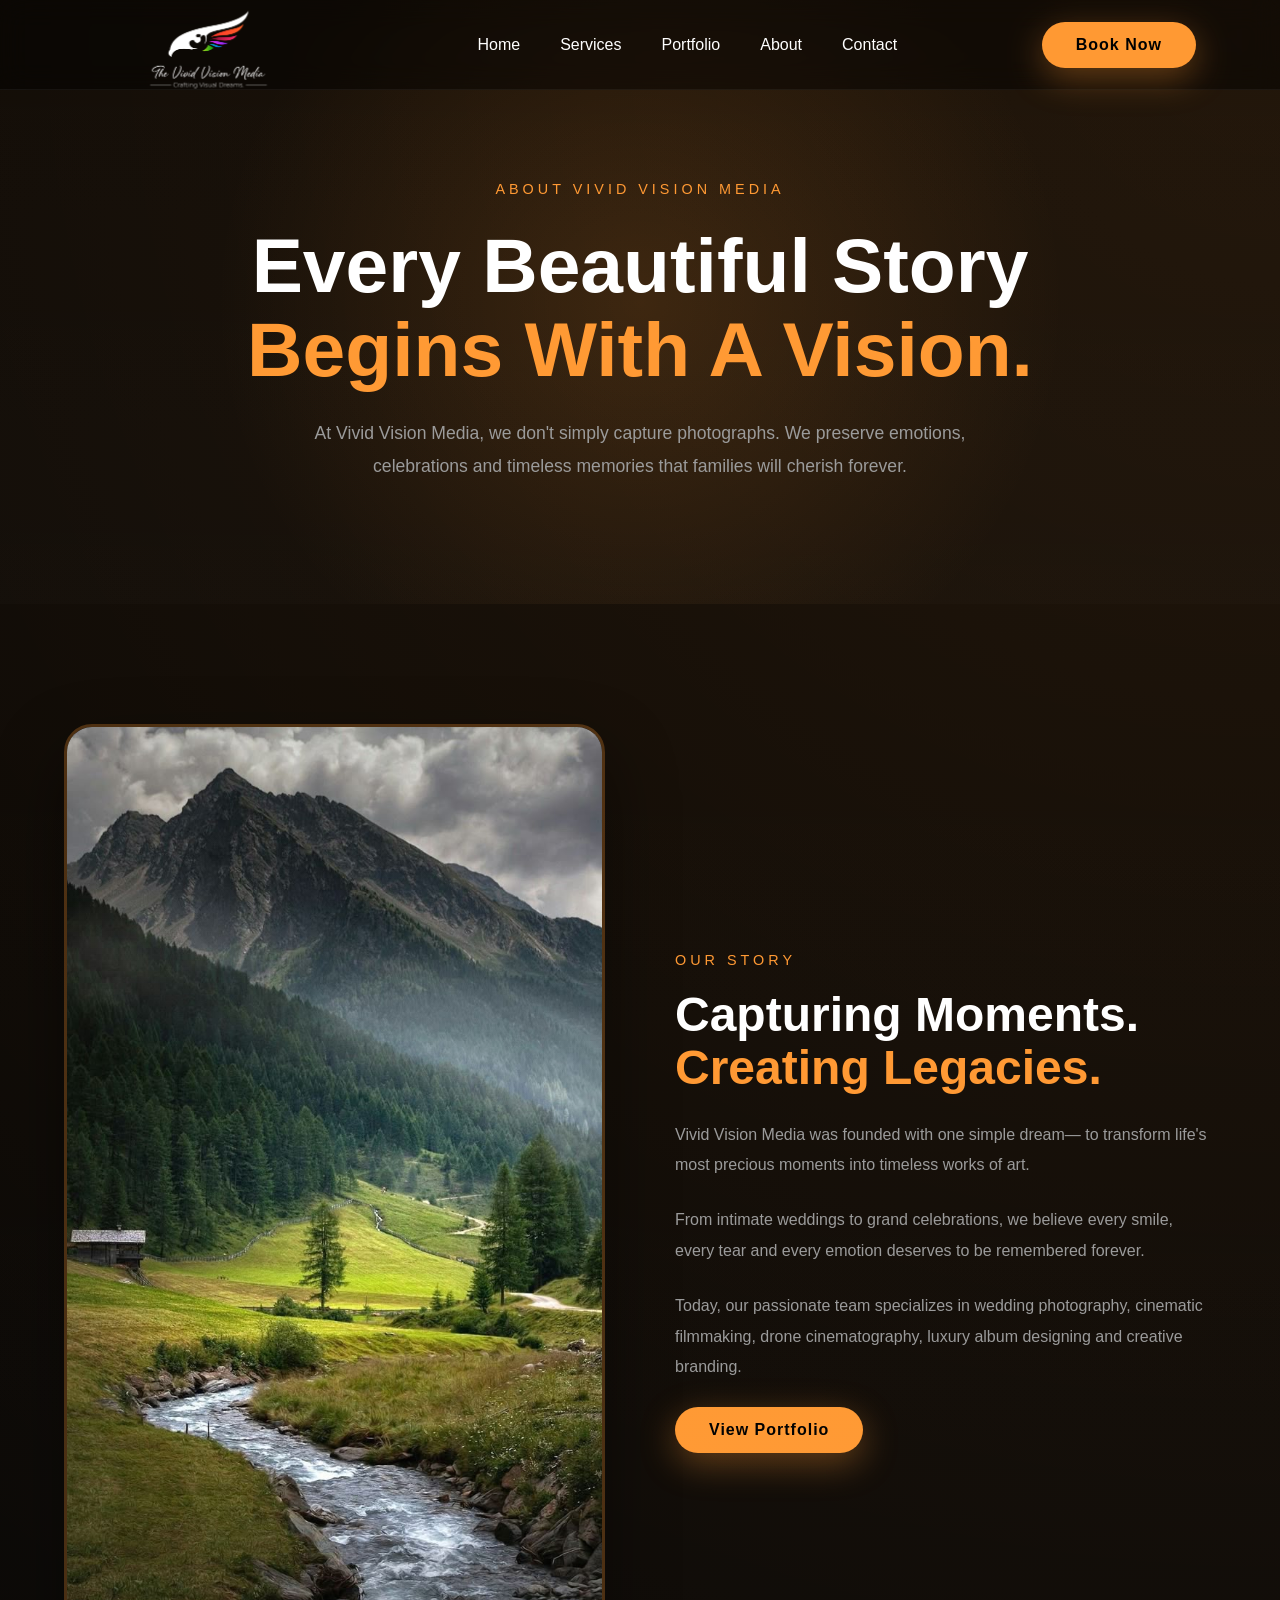
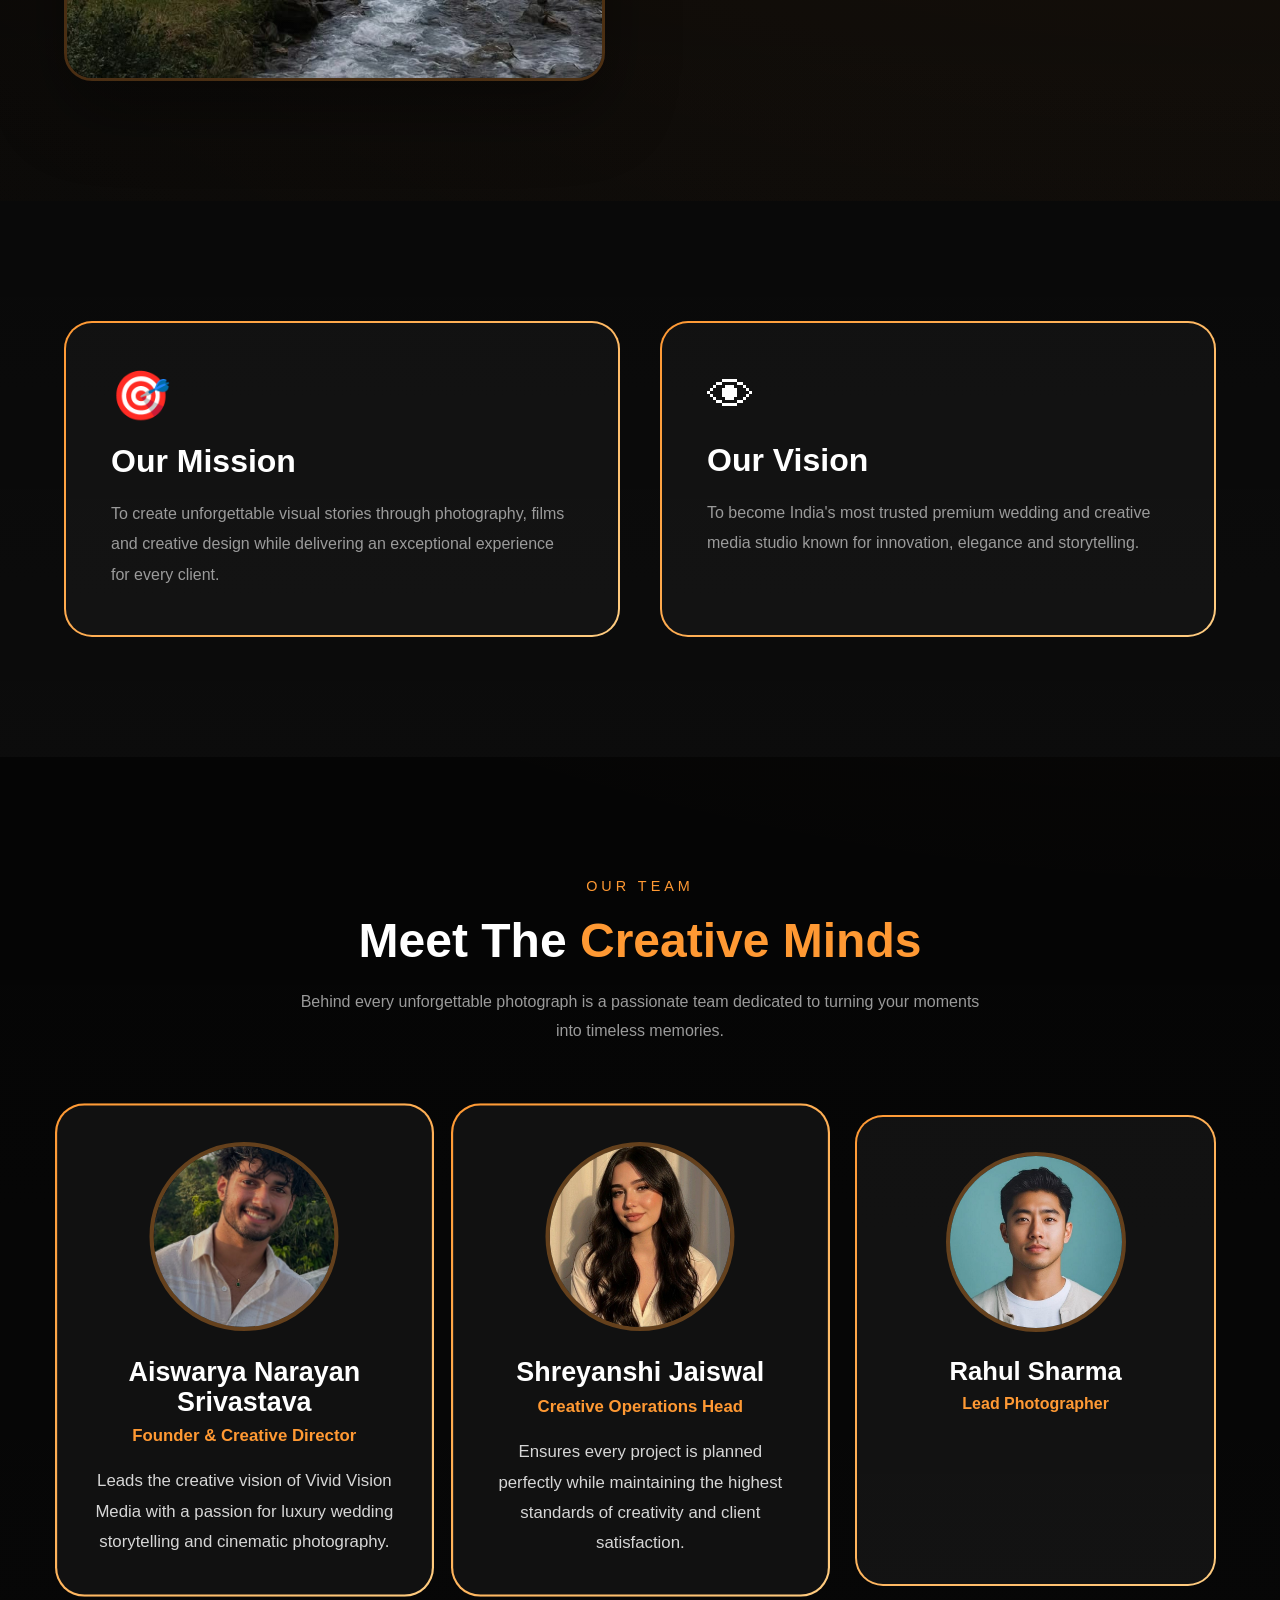
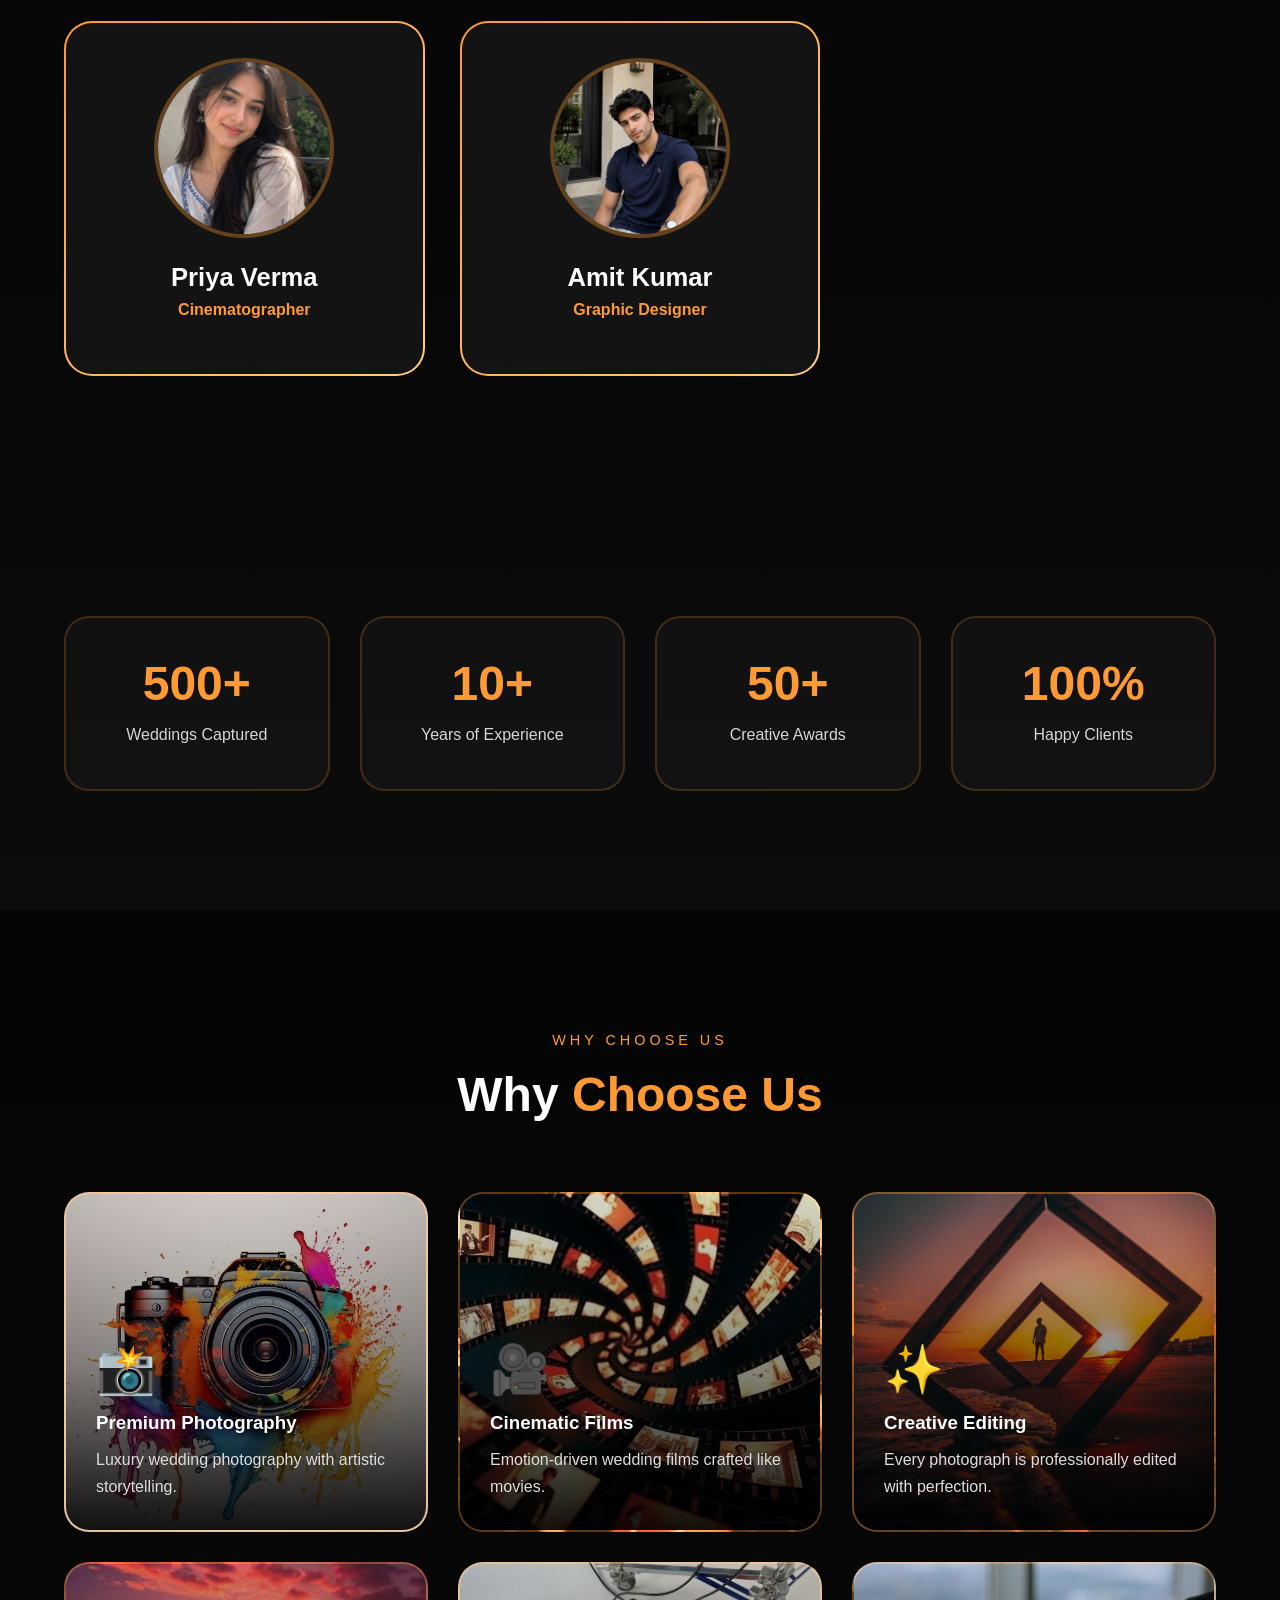
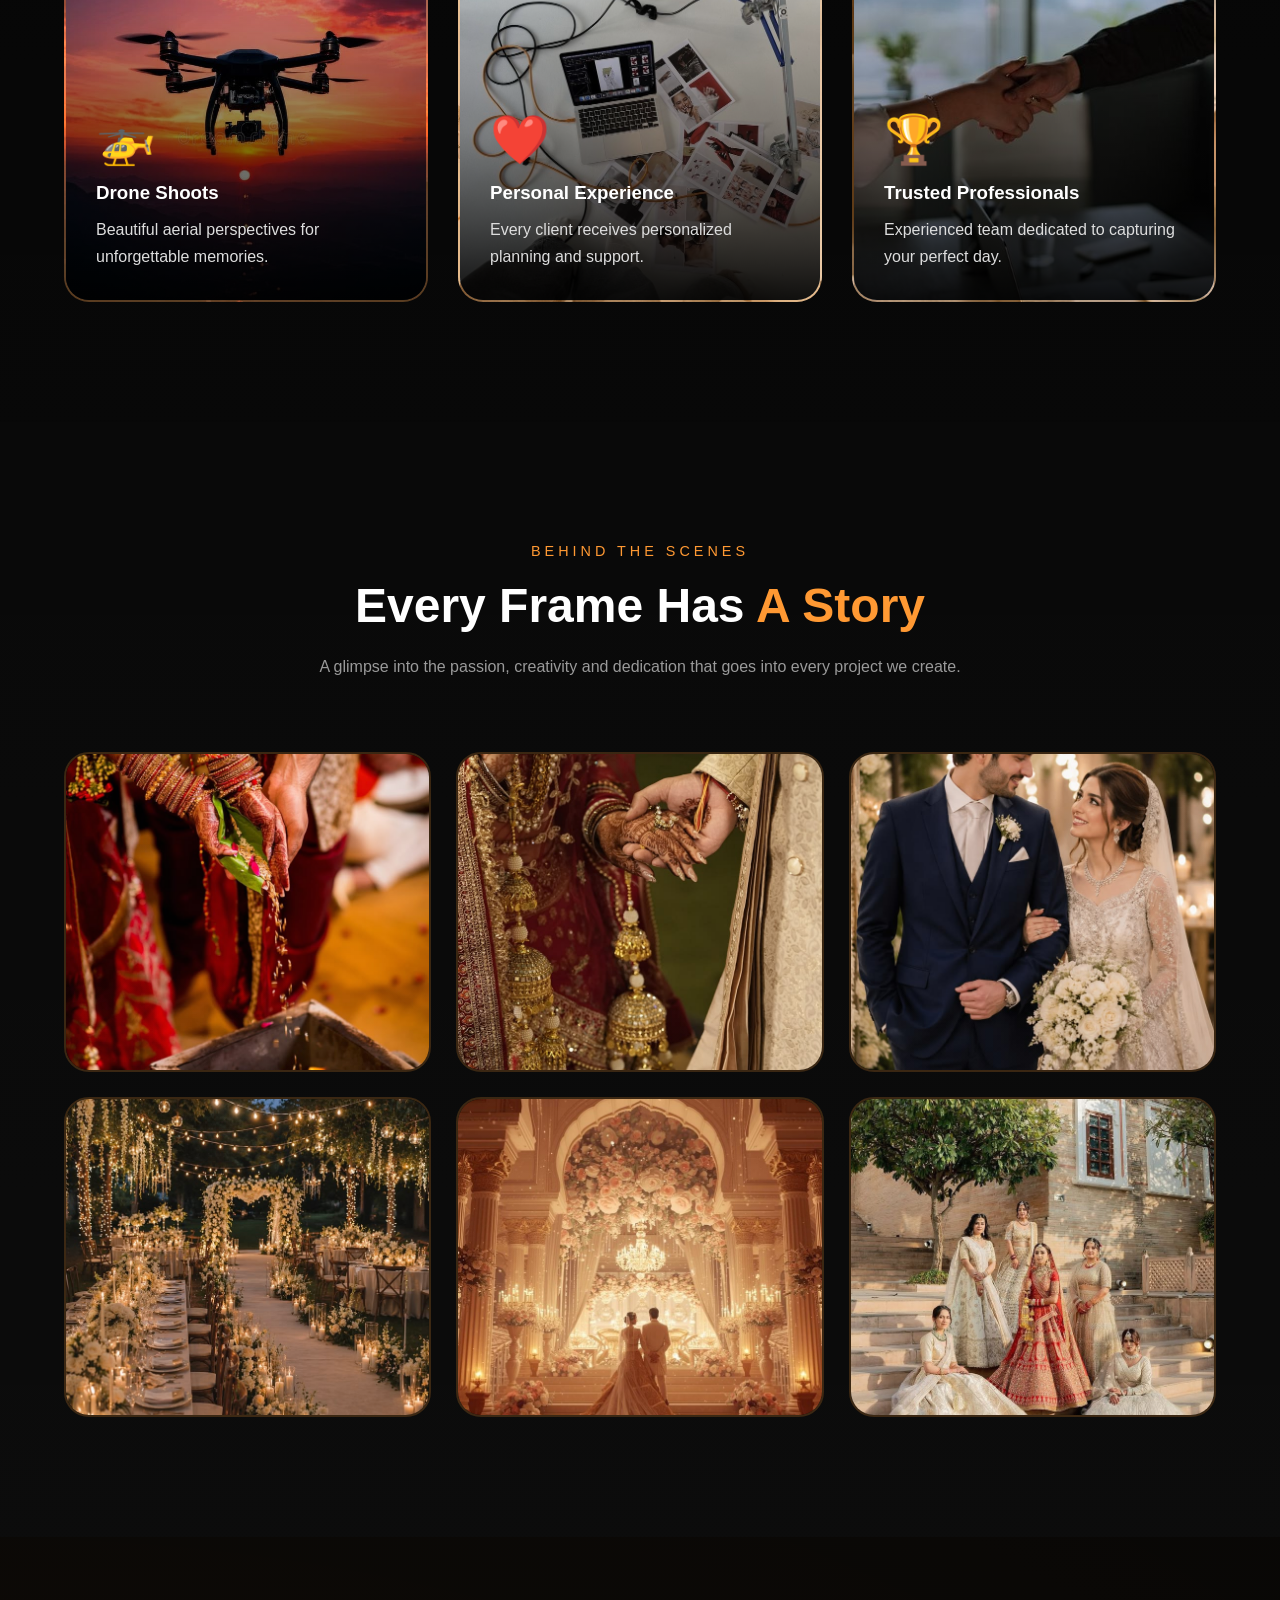
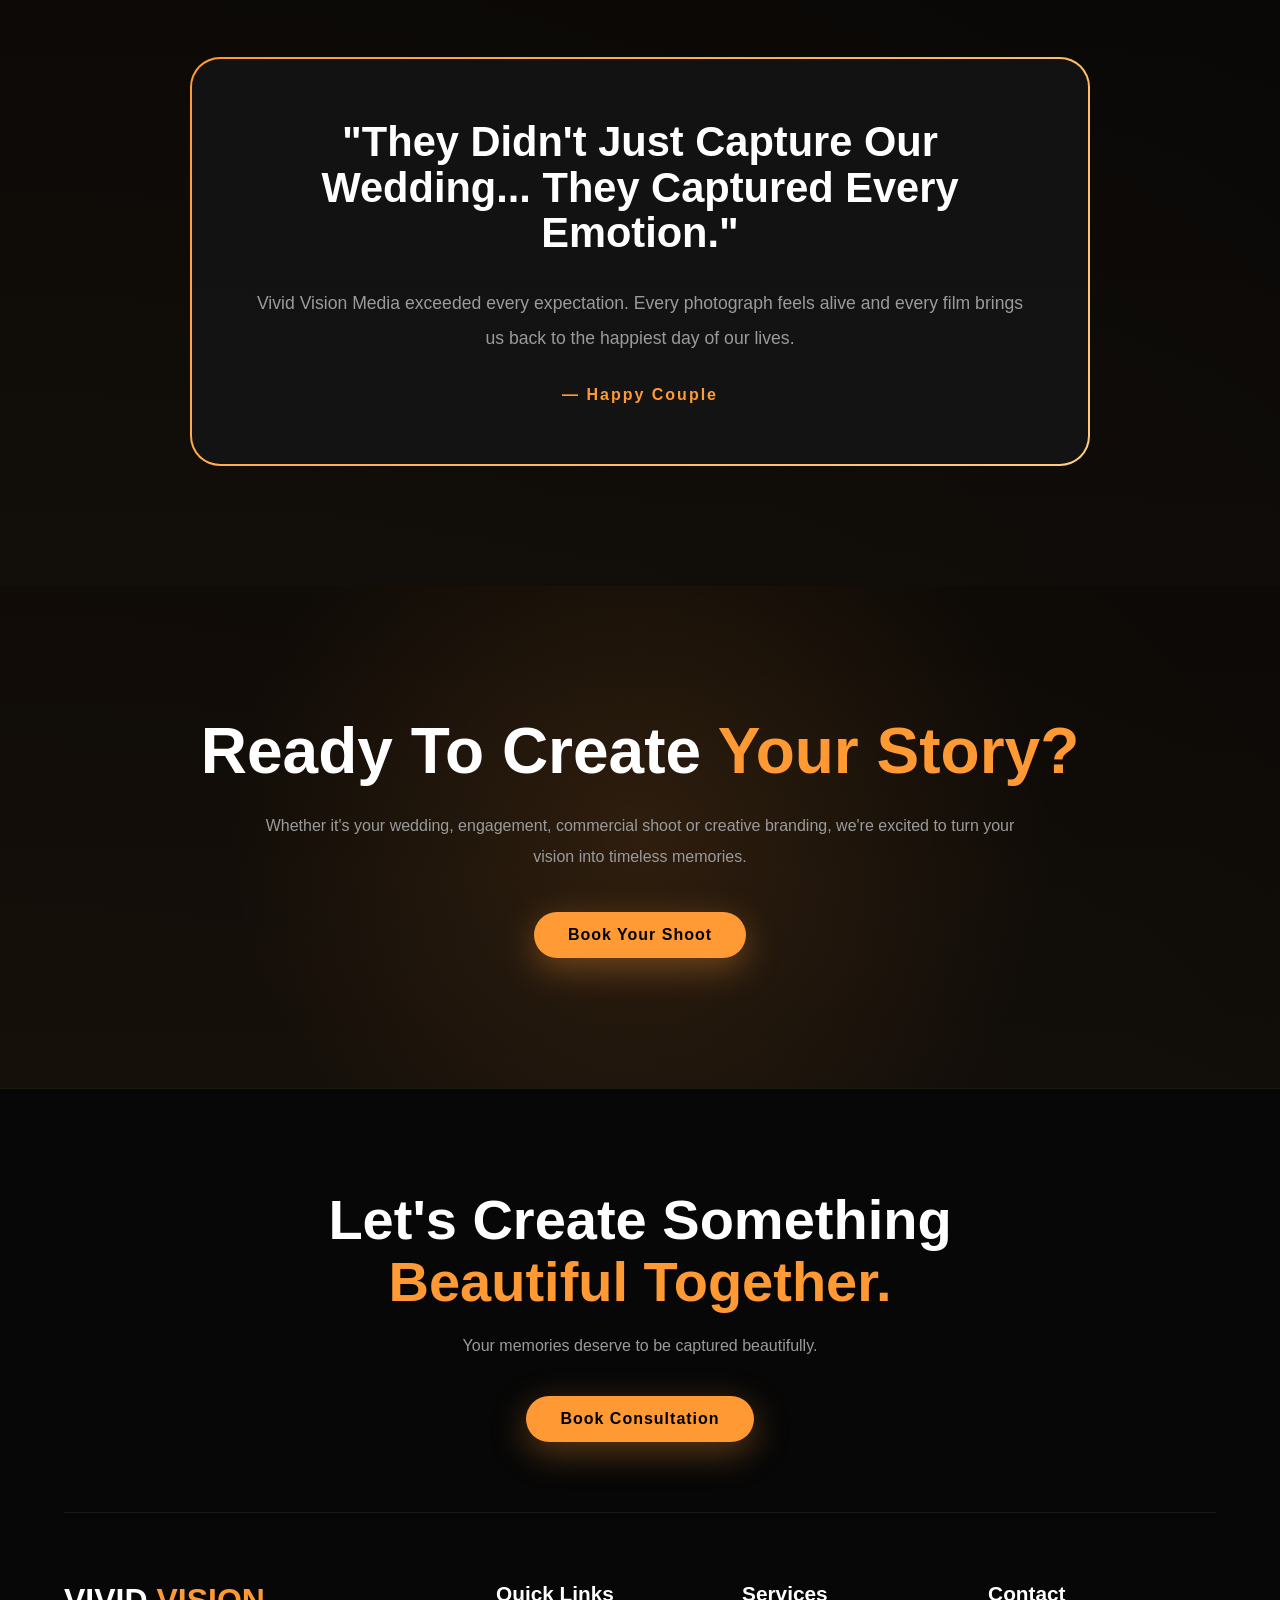
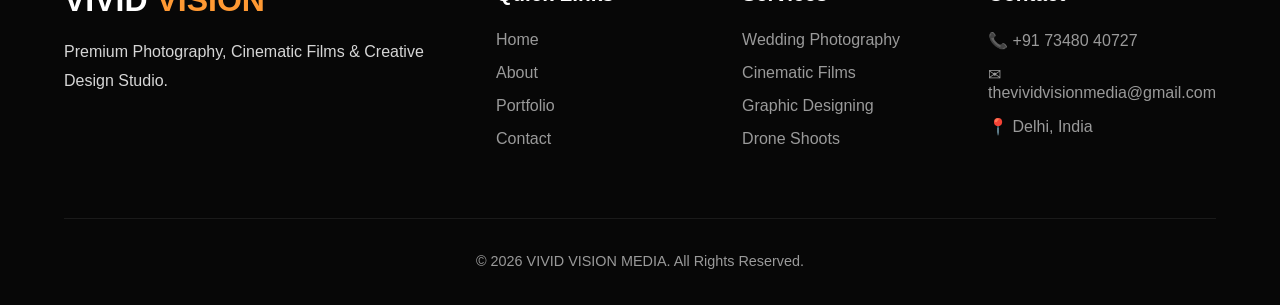
<file: about.html>
<!DOCTYPE html>
<html lang="en">

<head>

    <meta charset="UTF-8">
    <meta name="viewport" content="width=device-width, initial-scale=1.0">

    <title>About | Vivid Vision Media</title>

    <link rel="stylesheet" href="css/style.css">

</head>

<body>

<!--==================== HEADER ====================-->

<header class="header">

    <nav class="navbar container">

        <a href="index.html" class="logo">
            <img src="images/logo.png" alt="Logo">
        </a>

        <ul class="nav-links">

            <li><a href="index.html">Home</a></li>

            <li><a href="#">Services</a></li>

            <li><a href="#">Portfolio</a></li>

            <li><a href="about.html" class="active">About</a></li>

            <li><a href="contact.html">Contact</a></li>

        </ul>

        <a href="#" class="btn btn-primary">
            Book Now
        </a>

    </nav>

</header>

<!--==================== HERO ====================-->

<section class="about-hero">

    <div class="container">

        <span class="section-tag">
            ABOUT VIVID VISION MEDIA
        </span>

        <h1>
            Every Beautiful Story
            <span>Begins With A Vision.</span>
        </h1>

        <p>

            At Vivid Vision Media, we don't simply capture photographs.
            We preserve emotions, celebrations and timeless memories that
            families will cherish forever.

        </p>

    </div>

</section>

<!--==================== OUR STORY ====================-->

<section class="our-story">

    <div class="container story-wrapper">

        <div class="story-image">

            <img src="images/hero/img18.jpg" alt="Our Story">

        </div>

        <div class="story-content">

            <span class="section-tag">
                OUR STORY
            </span>

            <h2 class="section-title">

                Capturing Moments.
                <span>Creating Legacies.</span>

            </h2>

            <p>

                Vivid Vision Media was founded with one simple dream—
                to transform life's most precious moments into timeless works
                of art.

            </p>

            <p>

                From intimate weddings to grand celebrations,
                we believe every smile, every tear and every emotion deserves
                to be remembered forever.

            </p>

            <p>

                Today, our passionate team specializes in wedding photography,
                cinematic filmmaking, drone cinematography,
                luxury album designing and creative branding.

            </p>

            <a href="#" class="btn btn-primary">

                View Portfolio

            </a>

        </div>

    </div>

</section>

<!--==================== MISSION & VISION ====================-->

<section class="mission">

<div class="container">

<div class="mission-grid">

<div class="mission-card">

<div class="mission-icon">
🎯
</div>

<h3>
Our Mission
</h3>

<p>

To create unforgettable visual stories through photography,
films and creative design while delivering an exceptional
experience for every client.

</p>

</div>

<div class="mission-card">

<div class="mission-icon">
👁
</div>

<h3>

Our Vision

</h3>

<p>

To become India's most trusted premium wedding and creative
media studio known for innovation, elegance and storytelling.

</p>

</div>

</div>

</div>

</section>

<!--==================== OUR TEAM ====================-->

<section class="team">

    <div class="container">

        <div class="section-header">

            <span class="section-tag">OUR TEAM</span>

            <h2 class="section-title">
                Meet The <span>Creative Minds</span>
            </h2>

            <p class="section-description">
                Behind every unforgettable photograph is a passionate team dedicated
                to turning your moments into timeless memories.
            </p>

        </div>

        <div class="team-grid">

            <!-- Founder -->

            <div class="team-card featured">

                <div class="team-image">
                    <img src="images/hero/img13.jpg" alt="">
                </div>

                <h3>Aiswarya Narayan Srivastava</h3>

                <span>Founder & Creative Director</span>

                <p>
                    Leads the creative vision of Vivid Vision Media with a passion
                    for luxury wedding storytelling and cinematic photography.
                </p>

            </div>

            <!-- Co-Founder -->

            <div class="team-card featured">

                <div class="team-image">
                    <img src="images/hero/img16.jpg" alt="">
                </div>

                

                <h3>Shreyanshi Jaiswal</h3>

                <span>Creative Operations Head</span>

                <p>
                    Ensures every project is planned perfectly while maintaining
                    the highest standards of creativity and client satisfaction.
                </p>

            </div>

            <!-- Member -->

            <div class="team-card">

                <div class="team-image">
                    <img src="images/hero/img14.jpg" alt="">
                </div>

                <h3>Rahul Sharma</h3>

                <span>Lead Photographer</span>

            </div>

            <!-- Member -->

            <div class="team-card">

                <div class="team-image">
                    <img src="images/hero/img17.jpg" alt="">
                </div>

                <h3>Priya Verma</h3>

                <span>Cinematographer</span>

            </div>

            <!-- Member -->

            <div class="team-card">

                <div class="team-image">
                    <img src="images/hero/img15.jpg" alt="">
                </div>

                <h3>Amit Kumar</h3>

                <span>Graphic Designer</span>

            </div>

        </div>

    </div>

</section>

<!--==================== COMPANY STATS ====================-->

<section class="stats">

<div class="container">

<div class="stats-grid">

<div class="stat-card">

<h2>500+</h2>

<p>Weddings Captured</p>

</div>

<div class="stat-card">

<h2>10+</h2>

<p>Years of Experience</p>

</div>

<div class="stat-card">

<h2>50+</h2>

<p>Creative Awards</p>

</div>

<div class="stat-card">

<h2>100%</h2>

<p>Happy Clients</p>

</div>

</div>

</div>

</section>

<!--==================== WHY CHOOSE US ====================-->

<section class="why-us">

    <div class="container">

        <div class="section-header">

            <span class="section-tag">WHY CHOOSE US</span>

            <h2 class="section-title">
                Why <span>Choose Us</span>
            </h2>

        </div>

        <div class="why-grid">

            <div class="why-card card1">
                <div class="overlay">
                    <div class="why-icon">📸</div>
                    <h3>Premium Photography</h3>
                    <p>Luxury wedding photography with artistic storytelling.</p>
                </div>
            </div>

            <div class="why-card card2">
                <div class="overlay">
                    <div class="why-icon">🎥</div>
                    <h3>Cinematic Films</h3>
                    <p>Emotion-driven wedding films crafted like movies.</p>
                </div>
            </div>

            <div class="why-card card3">
                <div class="overlay">
                    <div class="why-icon">✨</div>
                    <h3>Creative Editing</h3>
                    <p>Every photograph is professionally edited with perfection.</p>
                </div>
            </div>

            <div class="why-card card4">
                <div class="overlay">
                    <div class="why-icon">🚁</div>
                    <h3>Drone Shoots</h3>
                    <p>Beautiful aerial perspectives for unforgettable memories.</p>
                </div>
            </div>

            <div class="why-card card5">
                <div class="overlay">
                    <div class="why-icon">❤️</div>
                    <h3>Personal Experience</h3>
                    <p>Every client receives personalized planning and support.</p>
                </div>
            </div>

            <div class="why-card card6">
                <div class="overlay">
                    <div class="why-icon">🏆</div>
                    <h3>Trusted Professionals</h3>
                    <p>Experienced team dedicated to capturing your perfect day.</p>
                </div>
            </div>

        </div>

    </div>

</section>
<!--==================== BEHIND THE SCENES ====================-->

<section class="gallery">

    <div class="container">

        <div class="section-header">

            <span class="section-tag">BEHIND THE SCENES</span>

            <h2 class="section-title">
                Every Frame Has <span>A Story</span>
            </h2>

            <p class="section-description">
                A glimpse into the passion, creativity and dedication that goes
                into every project we create.
            </p>

        </div>

        <div class="gallery-grid">

            <img src="images/hero/img1.jpg" alt="">
            <img src="images/hero/img2.jpg" alt="">
            <img src="images/hero/img3.jpg" alt="">
            <img src="images/hero/img4.jpg" alt="">
            <img src="images/hero/img5.jpg" alt="">
            <img src="images/hero/img6.jpg" alt="">

        </div>

    </div>

</section>

<!--==================== TESTIMONIAL ====================-->

<section class="testimonial">

    <div class="container">

        <div class="testimonial-card">

            <h2>
                "They Didn't Just Capture Our Wedding...
                They Captured Every Emotion."
            </h2>

            <p>

                Vivid Vision Media exceeded every expectation.
                Every photograph feels alive and every film brings us back
                to the happiest day of our lives.

            </p>

            <h4>
                — Happy Couple
            </h4>

        </div>

    </div>

</section>

<!--==================== CTA ====================-->

<section class="about-cta">

    <div class="container">

        <h2>

            Ready To Create
            <span>Your Story?</span>

        </h2>

        <p>

            Whether it's your wedding, engagement,
            commercial shoot or creative branding,
            we're excited to turn your vision into timeless memories.

        </p>

        <a href="contact.html" class="btn btn-primary">

            Book Your Shoot

        </a>

    </div>

</section>

<!--==================== FOOTER ====================-->

<footer class="footer">

<div class="container">

<div class="footer-cta">

<h2>

Let's Create Something
<span>Beautiful Together.</span>

</h2>

<p>

Your memories deserve to be captured beautifully.

</p>

<a href="contact.html" class="btn btn-primary">

Book Consultation

</a>

</div>

<hr>

<div class="footer-content">

<div class="footer-column">

<h3 class="footer-logo">

VIVID <span>VISION</span>

</h3>

<p>

Premium Photography,
Cinematic Films &
Creative Design Studio.

</p>

</div>

<div class="footer-column">

<h4>Quick Links</h4>

<ul>

<li><a href="index.html">Home</a></li>

<li><a href="about.html">About</a></li>

<li><a href="#">Portfolio</a></li>

<li><a href="contact.html">Contact</a></li>

</ul>

</div>

<div class="footer-column">

<h4>Services</h4>

<ul>

<li>Wedding Photography</li>

<li>Cinematic Films</li>

<li>Graphic Designing</li>

<li>Drone Shoots</li>

</ul>

</div>

<div class="footer-column">

<h4>Contact</h4>

<ul>

<li>📞 +91 73480 40727</li>

<li>✉ thevividvisionmedia@gmail.com</li>

<li>📍 Delhi, India</li>

</ul>

</div>

</div>

<div class="footer-bottom">

<p>

© 2026 VIVID VISION MEDIA. All Rights Reserved.

</p>

</div>

</div>

</footer>

</body>

</html>
</file>
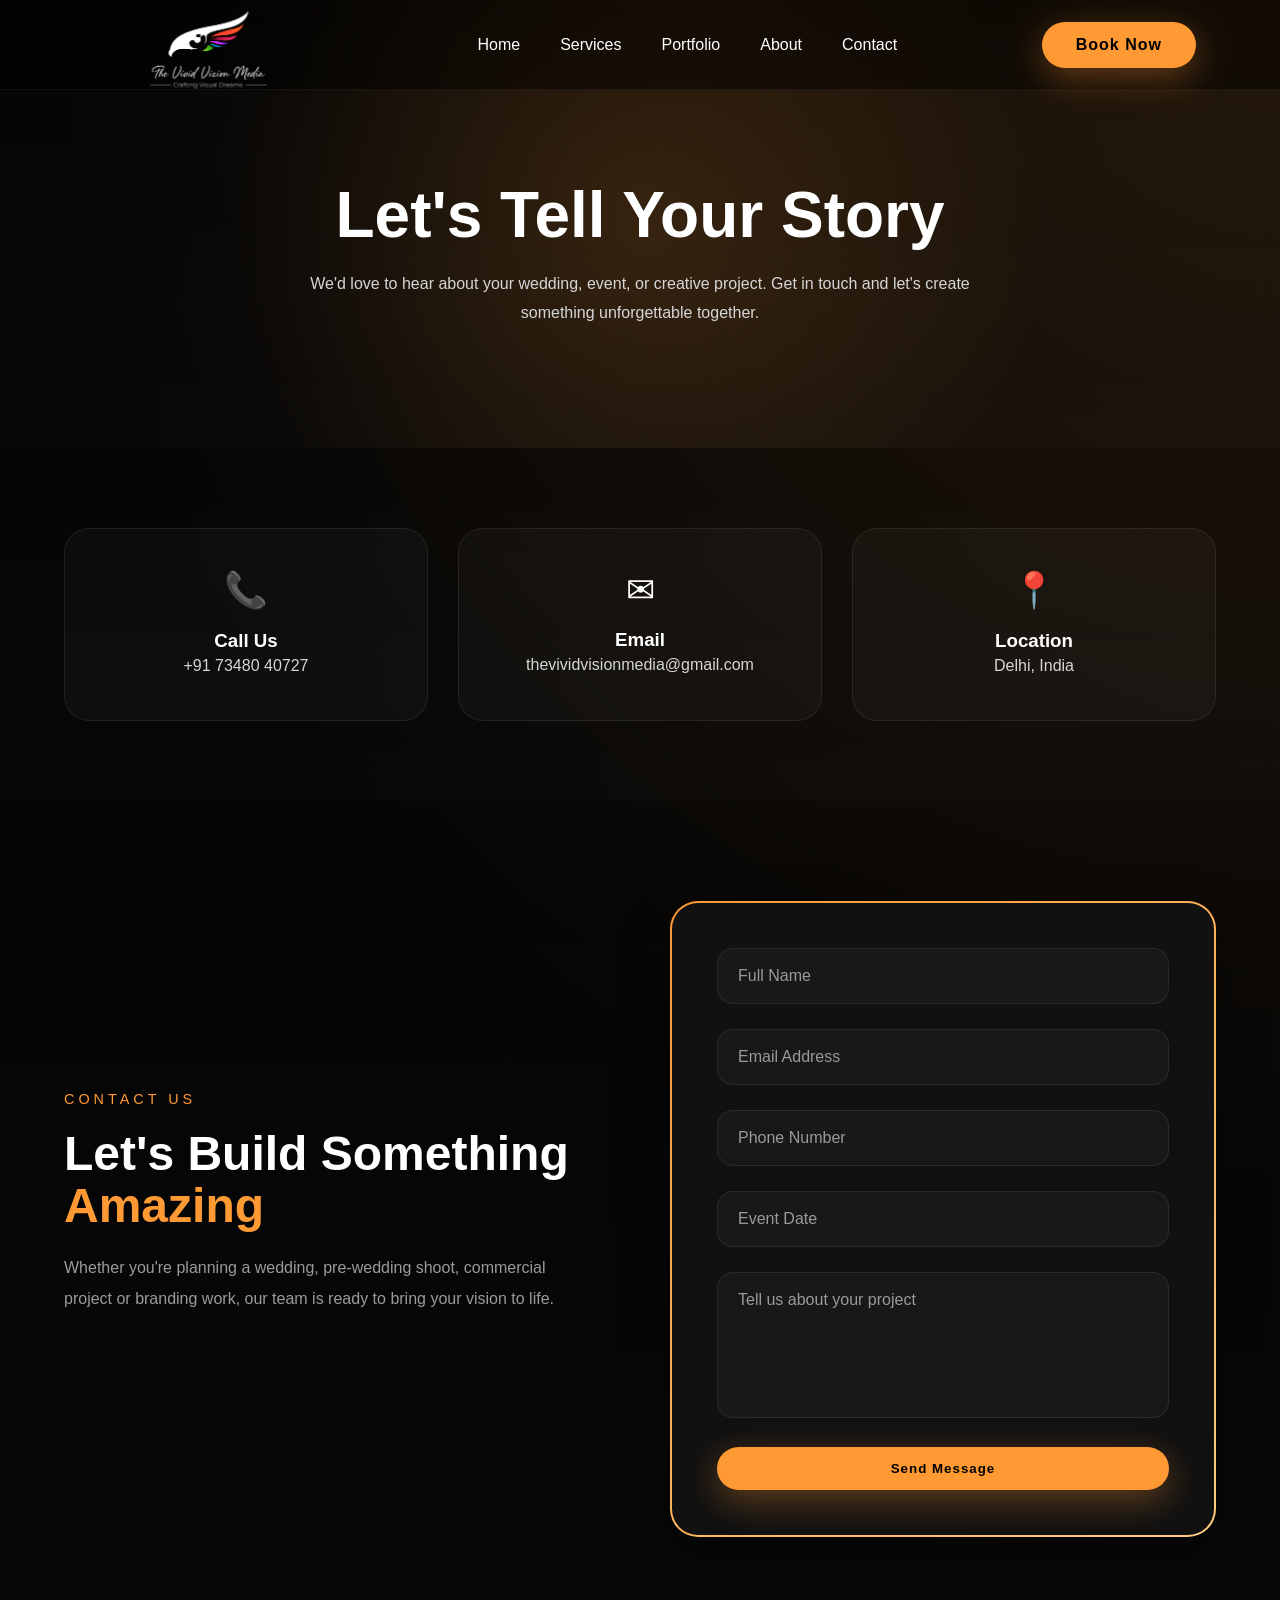
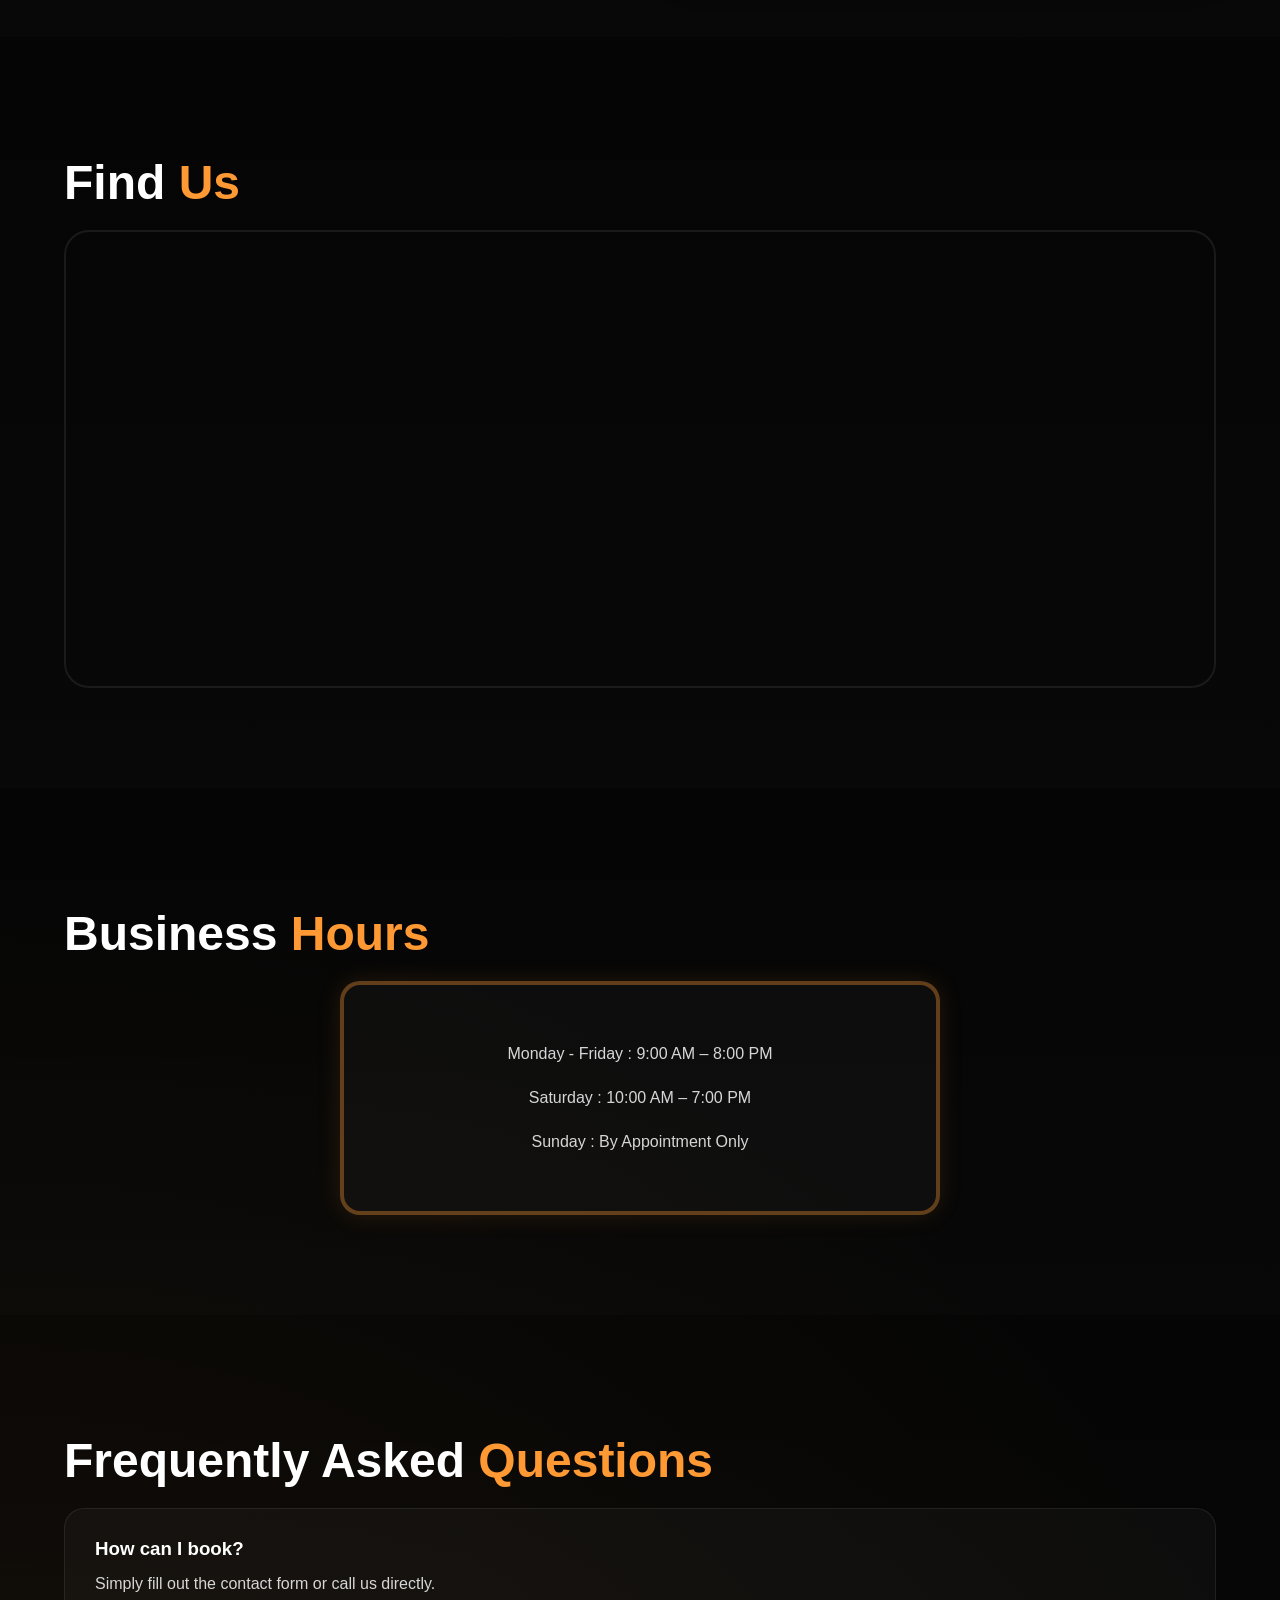
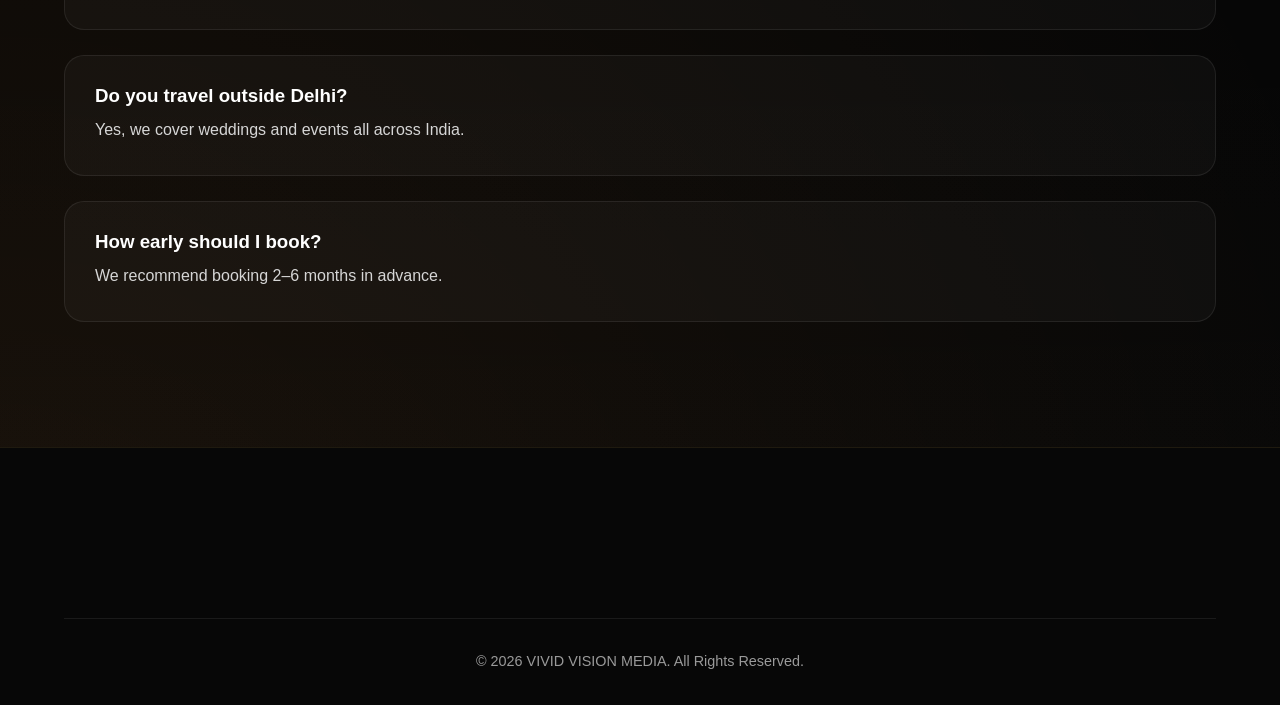
<file: contact.html>
<!DOCTYPE html>
<html lang="en">

<head>
    <meta charset="UTF-8">
    <meta name="viewport" content="width=device-width, initial-scale=1.0">
    <title>Contact | Vivid Vision Media</title>

    <link rel="stylesheet" href="css/style.css">
</head>

<body>

<!-- HEADER -->
<header class="header">

    <nav class="navbar container">

        <a href="index.html" class="logo">
            <img src="images/logo.png" alt="">
        </a>

        <ul class="nav-links">

            <li><a href="index.html">Home</a></li>

            <li><a href="#">Services</a></li>

            <li><a href="#">Portfolio</a></li>

            <li><a href="about.html">About</a></li>

            <li><a href="contact.html" class="active">Contact</a></li>

        </ul>

        <a href="#" class="btn btn-primary">Book Now</a>

    </nav>

</header>

<!-- HERO -->

<section class="contact-hero">

    <div class="container">

        <h1>Let's Tell Your Story</h1>

        <p>
            We'd love to hear about your wedding, event, or creative project.
            Get in touch and let's create something unforgettable together.
        </p>

    </div>

</section>

<!-- CONTACT INFO -->

<section class="contact-info">

    <div class="container info-grid">

        <div class="info-card">

            <div class="icon">📞</div>

            <h3>Call Us</h3>

            <p>+91 73480 40727</p>

        </div>

        <div class="info-card">

            <div class="icon">✉</div>

            <h3>Email</h3>

            <p>thevividvisionmedia@gmail.com</p>

        </div>

        <div class="info-card">

            <div class="icon">📍</div>

            <h3>Location</h3>

            <p>Delhi, India</p>

        </div>

    </div>

</section>

<!-- FORM -->

<section class="contact-page">

<div class="container contact-grid">

<div>

<span class="section-tag">CONTACT US</span>

<h2 class="section-title">
Let's Build Something <span>Amazing</span>
</h2>

<p class="contact-text">

Whether you're planning a wedding, pre-wedding shoot, commercial project or branding work, our team is ready to bring your vision to life.

</p>

</div>

<form class="contact-form">

<div class="input-group">
<input type="text" placeholder="Full Name">
</div>

<div class="input-group">
<input type="email" placeholder="Email Address">
</div>

<div class="input-group">
<input type="tel" placeholder="Phone Number">
</div>

<div class="input-group">
<input type="text" placeholder="Event Date">
</div>

<div class="input-group">
<textarea rows="6" placeholder="Tell us about your project"></textarea>
</div>

<button class="btn btn-primary">
Send Message
</button>

</form>

</div>

</section>

<!-- MAP -->

<section class="map-section">

<div class="container">

<h2 class="section-title">
Find <span>Us</span>
</h2>

<div class="map">

<iframe
src="https://www.google.com/maps?q=Delhi&output=embed"
allowfullscreen=""
loading="lazy">
</iframe>

</div>

</div>

</section>

<!-- BUSINESS HOURS -->

<section class="hours">

<div class="container">

<h2 class="section-title">
Business <span>Hours</span>
</h2>

<div class="hours-card">

<p>Monday - Friday : 9:00 AM – 8:00 PM</p>

<p>Saturday : 10:00 AM – 7:00 PM</p>

<p>Sunday : By Appointment Only</p>

</div>

</div>

</section>

<!-- FAQ -->

<section class="faq">

<div class="container">

<h2 class="section-title">
Frequently Asked <span>Questions</span>
</h2>

<div class="faq-item">

<h3>How can I book?</h3>

<p>Simply fill out the contact form or call us directly.</p>

</div>

<div class="faq-item">

<h3>Do you travel outside Delhi?</h3>

<p>Yes, we cover weddings and events all across India.</p>

</div>

<div class="faq-item">

<h3>How early should I book?</h3>

<p>We recommend booking 2–6 months in advance.</p>

</div>

</div>

</section>

<!-- FOOTER -->

<footer class="footer">

<div class="container">

<div class="footer-bottom">

<p>© 2026 VIVID VISION MEDIA. All Rights Reserved.</p>

</div>

</div>

</footer>

</body>
</html>
</file>
<file: css/style.css>
/* ==========================================
   GOOGLE FONTS
========================================== */

/* ==========================================
   CSS VARIABLES
========================================== */

:root {

  /* SAFFRON THEME */

  --primary-color: #ff9933;
  --primary-hover: #ffad52;

  --black: #050505;
  --dark: #0d0d0d;
  --card: #111111;

  --white: #ffffff;

  --text: #d6d6d6;
  --gray: #9a9a9a;

  --border: rgba(255,255,255,.08);

  --shadow:
      0 20px 60px rgba(0,0,0,.45);

  /* FONT */

  --heading-font: "Montserrat", sans-serif;
  --body-font: "Montserrat", sans-serif;

  /* LAYOUT */

  --container-width: 1200px;

  --transition: .4s ease;
}

/* ==========================================
   RESET
========================================== */

* {
  margin: 0;
  padding: 0;
  box-sizing: border-box;
}

html {
  scroll-behavior: smooth;
}

body {

  background:
  radial-gradient(circle at top right,
  rgba(255,153,51,.12),
  transparent 30%),

  radial-gradient(circle at bottom left,
  rgba(255,153,51,.08),
  transparent 35%),

  #050505;

  color: var(--white);

  font-family: var(--body-font);

  overflow-x: hidden;
}

/* ==========================================
   GLOBAL
========================================== */

img {
  display: block;

  width: 100%;
}

a {
  color: inherit;

  text-decoration: none;
}

ul {
  list-style: none;
}

button {
  border: none;

  cursor: pointer;

  font-family: inherit;
}

.container {
  width: min(90%, 1200px);

  margin-inline: auto;
}

/* ==========================================
   TYPOGRAPHY
========================================== */

h1,
h2,
h3,
h4,
h5,
h6 {
  font-family: var(--heading-font);

  font-weight: 700;

  line-height: 1.1;
}

p {
  color: var(--text);

  line-height: 1.8;
}

/* ==========================================
   BUTTONS
========================================== */

.btn {

  display: inline-flex;

  align-items: center;

  justify-content: center;

  padding: 14px 34px;

  border-radius: 60px;

  transition: var(--transition);

  font-weight: 600;

  letter-spacing: 1px;
}

.btn-primary {

  background: var(--primary-color);

  color: black;

  box-shadow:
  0 10px 35px rgba(255,153,51,.35);
}

.btn-primary:hover {

  transform: translateY(-6px);

  background: var(--primary-hover);

  box-shadow:
  0 18px 45px rgba(255,153,51,.45);
}

.btn-secondary {

  border: 1px solid rgba(255,255,255,.15);

  background: rgba(255,255,255,.03);

  backdrop-filter: blur(10px);

  color: white;
}

.btn-secondary:hover {

  border-color: var(--primary-color);

  background: rgba(255,153,51,.12);
}


/* ==========================================
   HEADER
========================================== */


.header {

  position: fixed;

  top: 0;

  left: 0;

  width: 100%;

  z-index: 1000;

  height: 90px;

  display: flex;

  align-items: center;

  padding: 8px 0;

  backdrop-filter: blur(14px);

  background: rgba(0,0,0,.45);

  border-bottom: 1px solid rgba(255,255,255,.05);
}

 .navbar {

   display: flex;

  justify-content: space-between;

  align-items: center;

  padding: 8px 20px;
}

.logo {

   display: flex;

  align-items: center;

   height: 70px;
}

.logo img {

  height: 140px;

  width: auto;

  object-fit: contain;

  display: block;

  transition: .4s ease;

  margin-top: 10px;
}

.logo img:hover {

  transform: scale(1.05);
}

.logo span {
  color: var(--primary-color);
}

.nav-links {
  display: flex;

  gap: 40px;
}

.nav-links a {
  position: relative;

  color: var(--white);

  transition: 0.3s;

  font-weight: 500;
}

.nav-links a::after {
  content: "";

  position: absolute;

  left: 0;

  bottom: -8px;

  width: 0;

  height: 2px;

  background: var(--primary-color);

  transition: 0.4s;
}

.nav-links a:hover {
  color: var(--primary-color);
}

.nav-links a:hover::after {
  width: 100%;
}
/*==================================================
                HERO SECTION
==================================================*/

.hero {
  position: relative;

  min-height: 100vh;

  display: flex;

  align-items: center;

  overflow: hidden;

  padding: 120px 0 80px;
}

.hero::after{

    content:"";

    position:absolute;

    left:0;

    bottom:0;

    width:100%;

    height:180px;

    background:linear-gradient(
        to bottom,
        transparent,
        #090909
    );

    pointer-events:none;

}

/* Container */

.hero-wrapper {
  display: grid;

  grid-template-columns: 1.1fr 0.9fr;

  align-items: center;

  gap: 70px;
  position: relative;
z-index: 2;
}

/* LEFT */

.hero-content {
  z-index: 5;
}

/* Tag */

.hero-tag {
  display: inline-block;

  color: var(--primary-color);

  letter-spacing: 4px;

  text-transform: uppercase;

  font-size: 0.85rem;

  margin-bottom: 20px;
}

/* Heading */

.hero-title {

  font-size: 5.5rem;

  line-height: 1.05;

  font-weight: 800;

  margin-bottom: 30px;

  text-transform: uppercase;
}

.hero-title span {

  color: var(--primary-color);

  text-shadow:
  0 0 20px rgba(255,153,51,.35);
}

/* Paragraph */

.hero-text {
  max-width: 480px;

  color: var(--gray);

  margin-bottom: 40px;

  line-height: 1.9;
}

/* Buttons */

.hero-buttons {
  display: flex;

  gap: 20px;
}
.hero-buttons .btn{

    letter-spacing:1px;

}

.btn-secondary {
  border: 1px solid var(--primary-color);

  color: white;
}

.btn-secondary:hover {
  background: var(--primary-color);

  color: black;
}
/*==================================================
              HERO GALLERY
==================================================*/

.hero-gallery {
  position: relative;

  height: 650px;
}

/* Main Image */

.main-image{

    position:absolute;

    width:500px;

    right:0;

    top:30px;

    border-radius:28px;

    border:3px solid rgba(201,161,74,.30);

    box-shadow:
        0 35px 80px rgba(0,0,0,.45),
        0 0 30px rgba(201,161,74,.18);

    transition:.5s;

}

/* Left Image */

.left-image {
  position: absolute;

  width: 230px;

  left: 0;

  bottom: 70px;

  border-radius: 22px;

  border: 5px solid #111;
  transform:rotate(-7deg);

transition:.5s;
}

/* Right Image */

.right-image {
  position: absolute;

  width: 180px;

  right: -20px;

  bottom: 20px;

  border-radius: 20px;

  border: 5px solid #111;
  transform:rotate(7deg);

transition:.5s;
}

/*==================================================
                GLOW EFFECT
==================================================*/

.glow {
  position: absolute;

  width: 420px;

  height: 420px;

  background: #c8a44d;

  opacity: 0.15;

  filter: blur(150px);

  border-radius: 50%;

  right: 80px;

  top: 120px;
}

.hero::before {
  content: "";

  position: absolute;

  inset: 0;

  background: radial-gradient(
    circle at right,
    rgba(201, 161, 74, 0.08),
    transparent 45%
  );

  z-index: -1;
}
.hero-gallery img {
  transition: all 0.5s ease;

  cursor: pointer;
}

.hero-gallery img:hover {
  transform: translateY(-12px) scale(1.03);

  box-shadow:
    0 25px 60px rgba(0, 0, 0, 0.45),
    0 0 35px rgba(201, 161, 74, 0.35);
}

 /*==================================================
                CONTACT SECTION
==================================================*/

.contact {

    padding: 120px 0;

    background:
    radial-gradient(circle at left,
    rgba(255,153,51,.08),
    transparent 30%),

    #070707;
}

.contact-wrapper {

    display: grid;

    grid-template-columns: 1fr 1fr;

    gap: 70px;

    align-items: center;
}

/* LEFT SIDE */

.contact-content .section-title {

    margin: 20px 0;
}

.contact-text {

    color: var(--gray);

    line-height: 1.9;

    margin-bottom: 35px;

    max-width: 500px;
}

.contact-details {

    display: flex;

    flex-direction: column;

    gap: 18px;
}

.contact-details p {

    color: var(--text);

    font-size: 1rem;
}

/* FORM */

.contact-form {

    background:
    linear-gradient(
    180deg,
    rgba(255,255,255,.04),
    rgba(255,255,255,.02)
    );

    padding: 45px;

    border-radius: 28px;

    border: 1px solid rgba(255,255,255,.08);

    backdrop-filter: blur(12px);

    box-shadow:
    0 20px 50px rgba(0,0,0,.35);
}

.input-group {

    margin-bottom: 25px;
}

.contact-form input,
.contact-form textarea {

    width: 100%;

    padding: 18px 20px;

    border-radius: 16px;

    border: 1px solid rgba(255,255,255,.08);

    background: rgba(255,255,255,.03);

    color: white;

    font-family: inherit;

    font-size: 1rem;

    outline: none;

    transition: .4s;
}

.contact-form textarea {

    resize: none;
}

.contact-form input:focus,
.contact-form textarea:focus {

    border-color: var(--primary-color);

    box-shadow:
    0 0 20px rgba(255,153,51,.15);
}

.contact-form input::placeholder,
.contact-form textarea::placeholder {

    color: #9a9a9a;
}

/* BUTTON */

.contact-form .btn {

    width: 100%;
}

/* HOVER EFFECT */

.contact-form:hover {

    transform: translateY(-5px);

    transition: .4s;
}


/*==================================================
                SERVICES
==================================================*/

.services{

    padding:120px 0;

    background:#090909;

}

section {

  position: relative;
}

section::before {

  content: "";

  position: absolute;

  inset: 0;

  background:
  linear-gradient(
  180deg,
  transparent,
  rgba(255,255,255,.01)
  );

  pointer-events: none;
}

.section-header{

    text-align:center;

    max-width:700px;

    margin:0 auto 70px;

}

.section-tag{

    color:var(--primary-color);

    letter-spacing:4px;

    font-size:.9rem;

    text-transform:uppercase;

}

.section-title{

    font-size:3rem;

    margin:20px 0;

}

.section-title span{

    color:var(--primary-color);

}

.section-description{

    color:var(--gray);

    line-height:1.8;

}

.services-grid{

    display:grid;

    grid-template-columns:repeat(3,1fr);

    gap:35px;

}

.service-card {

  background:
  linear-gradient(
  180deg,
  rgba(255,255,255,.03),
  rgba(255,255,255,.01)
  );

  border-radius: 28px;

  overflow: hidden;

  transition: .45s;

  border: 1px solid rgba(255,255,255,.06);

  backdrop-filter: blur(10px);
}

.service-card:hover {

  transform:
  translateY(-14px);

  border-color:
  rgba(255,153,51,.35);

  box-shadow:
  0 30px 60px rgba(0,0,0,.45),
  0 0 30px rgba(255,153,51,.12);
}

.service-image{

    overflow:hidden;

    height:260px;

}

.service-image img{

    width:100%;

    height:100%;

    object-fit:cover;

    transition:.6s;

}

.service-card:hover img{

    transform:scale(1.08);

}
.service-content{

    padding:30px;

}

.service-content h3{

    margin-bottom:15px;

    font-size:1.7rem;

}

.service-content p{

    color:var(--gray);

    line-height:1.8;

    margin-bottom:25px;

}

.service-link{

    color:var(--primary-color);

    font-weight:600;

    transition:.4s;

}

.service-link:hover{

    letter-spacing:1px;

}
/*=========================================
        HERO HOVER EFFECTS
=========================================*/

.hero-gallery:hover .main-image{

    transform:translateY(-12px) scale(1.02);

}

.hero-gallery:hover .left-image{

    transform:rotate(-10deg) translateY(-10px);

}

.hero-gallery:hover .right-image{

    transform:rotate(10deg) translateY(-10px);

}

/*==================================================
                    FOOTER
==================================================*/

.footer{

    background:#070707;

    padding:100px 0 30px;

    border-top:1px solid rgba(201,161,74,.12);

}

.footer hr{

    border:none;

    height:1px;

    background:rgba(255,255,255,.08);

    margin:70px 0;

}
.footer-cta{

    text-align:center;

    max-width:750px;

    margin:auto;

}

.footer-cta h2{

    font-size:3.5rem;

    margin-bottom:20px;

}

.footer-cta span{

    color:var(--primary-color);

}

.footer-cta p{

    color:var(--gray);

    line-height:1.8;

    margin-bottom:35px;

}
.footer-content{

    display:grid;

    grid-template-columns:2fr 1fr 1fr 1fr;

    gap:60px;

}

.footer-column h4{

    margin-bottom:25px;

    font-size:1.3rem;

}

.footer-column ul{

    display:flex;

    flex-direction:column;

    gap:15px;

}

.footer-column a{

    color:var(--gray);

    transition:.35s;

}

.footer-column a:hover{

    color:var(--primary-color);

    padding-left:8px;

}

.footer-column li{

    color:var(--gray);

}
.footer-logo{

    font-size:2rem;

    margin-bottom:20px;

}

.footer-logo span{

    color:var(--primary-color);

}
.footer-bottom{

    margin-top:70px;

    padding-top:30px;

    text-align:center;

    border-top:1px solid rgba(255,255,255,.08);

}

.footer-bottom p{

    color:var(--gray);

    font-size:.9rem;

}
.footer .btn-primary:hover{

    box-shadow:

    0 0 30px rgba(201,161,74,.45);

}

/* =========================================
   RESPONSIVE
========================================= */

@media (max-width: 992px) {

  .hero-wrapper {

    grid-template-columns: 1fr;

    text-align: center;
  }

  .hero-text {

    margin-inline: auto;
  }

  .hero-buttons {

    justify-content: center;
  }

  .hero-gallery {

    margin-top: 60px;

    height: 550px;
  }

  .services-grid {

    grid-template-columns: 1fr;
  }

  .footer-content {

    grid-template-columns: 1fr 1fr;
  }

  .hero-title {

    font-size: 4rem;
  }
}

@media (max-width: 768px) {

  .nav-links {

    display: none;
  }

  .hero-title {

    font-size: 3rem;
  }

  .section-title {

    font-size: 2.3rem;
  }

  .footer-cta h2 {

    font-size: 2.3rem;
  }

  .footer-content {

    grid-template-columns: 1fr;
  }

  .main-image {

    width: 100%;
  }

  .left-image,
  .right-image {

    display: none;
  }
}

@media (max-width: 992px) {

    .contact-wrapper {

        grid-template-columns: 1fr;

        text-align: center;
    }

    .contact-text {

        margin-inline: auto;
    }

    .contact-details {

        align-items: center;
    }
}

/* ===========================
CONTACT PAGE
===========================*/

.contact-hero{

padding:180px 0 120px;

text-align:center;

background:
radial-gradient(circle,
rgba(255,153,51,.15),
transparent 60%);
}

.contact-hero h1{

font-size:4rem;

margin-bottom:20px;
}

.contact-hero p{

max-width:700px;

margin:auto;


}

.contact-info{

padding:80px 0;
}

.info-grid{

display:grid;

grid-template-columns:repeat(3,1fr);

gap:30px;
}

.info-card{

background:rgba(255,255,255,.03);

border:1px solid rgba(255,255,255,.08);

padding:40px;

border-radius:25px;

text-align:center;

transition:.4s;
}

.info-card:hover{

transform:translateY(-10px);

border-color:var(--primary-color);
}

.icon{

font-size:2.2rem;

margin-bottom:20px;
}

.contact-form {

    position: relative;

    padding: 45px;

    border-radius: 28px;

    border: 2px solid transparent;

    background-image:
        linear-gradient(#111, #111),
        linear-gradient(135deg, #ff9933, #ffcc80);

    background-origin: border-box;

    background-clip: padding-box, border-box;

    box-shadow:
        0 20px 50px rgba(0,0,0,.35);

    transition: .4s ease;
}

.contact-form:hover {

    transform: translateY(-6px);

    box-shadow:
        0 0 35px rgba(255,153,51,.35);
}

.contact-page{

padding:100px 0;
}

.contact-grid{

display:grid;

grid-template-columns:1fr 1fr;

gap:60px;

align-items:center;
}

.map-section{

padding:100px 0;
}

.map{

overflow:hidden;

border-radius:25px;

border:2px solid rgba(255,255,255,.08);
}

.map iframe{

width:100%;

height:450px;

border:0;
}

.hours{

padding:100px 0;
}

.hours-card{

max-width: 600px;

    margin: auto;

    padding: 40px;

    text-align: center;

    border-radius: 20px;

    background: rgba(255,255,255,.03);

    border: 4px solid rgba(255,153,51,.35);

    box-shadow:
        0 0 25px rgba(255,153,51,.12);

    transition: .4s ease;
}

.hours-card:hover {

    border-color: var(--primary-color);

    box-shadow:
        0 0 35px rgba(255,153,51,.35);

    transform: translateY(-5px);
}

.hours-card p{

margin:15px 0;
}

.faq{

padding:100px 0;
}

.faq-item{

margin-bottom:25px;

padding:30px;

border-radius:20px;

background:rgba(255,255,255,.03);

border:1px solid rgba(255,255,255,.08);
}

.faq-item h3{

margin-bottom:10px;
}

.active{

color:var(--primary-color);
}

@media(max-width:992px){

.info-grid{

grid-template-columns:1fr;
}

.contact-grid{

grid-template-columns:1fr;
}

.contact-hero h1{

font-size:3rem;
}
}

/*=========================================
ABOUT HERO
=========================================*/

.about-hero{

padding:180px 0 120px;

text-align:center;

background:
radial-gradient(circle,
rgba(255,153,51,.15),
transparent 60%);
}

.about-hero h1{

font-size:4.8rem;

margin:25px auto;

max-width:900px;

line-height:1.1;
}

.about-hero h1 span{

color:var(--primary-color);
}

.about-hero p{

max-width:700px;

margin:auto;

color:var(--gray);

font-size:1.1rem;

line-height:1.9;
}

/*=========================================
OUR STORY
=========================================*/

.our-story{

padding:120px 0;
}

.story-wrapper{

display:grid;

grid-template-columns:1fr 1fr;

gap:70px;

align-items:center;
}

.story-image{

overflow:hidden;

border-radius:28px;

border:3px solid rgba(255,153,51,.25);

box-shadow:0 30px 70px rgba(0,0,0,.45);
}

.story-image img{

height:50%;

object-fit:cover;

transition:.6s;
}

.story-image:hover img{

transform:scale(1.08);
}

.story-content p{

margin:25px 0;

color:var(--gray);

line-height:1.9;
}

/*=========================================
MISSION
=========================================*/

.mission{

padding:120px 0;

background:#090909;
}

.mission-grid{

display:grid;

grid-template-columns:repeat(2,1fr);

gap:40px;
}

.mission-card{

padding:45px;

border-radius:28px;

background:
linear-gradient(#111,#111),
linear-gradient(135deg,#ff9933,#ffcc80);

background-origin:border-box;

background-clip:padding-box,border-box;

border:2px solid transparent;

transition:.4s;
}

.mission-card:hover{

transform:translateY(-10px);

box-shadow:0 0 35px rgba(255,153,51,.30);
}

.mission-icon{

font-size:3rem;

margin-bottom:20px;
}

.mission-card h3{

font-size:2rem;

margin-bottom:20px;
}

.mission-card p{

color:var(--gray);

line-height:1.9;
}

@media(max-width:992px){

.story-wrapper{

grid-template-columns:1fr;

}

.mission-grid{

grid-template-columns:1fr;

}

.about-hero h1{

font-size:3.2rem;

}
}

/*=========================================
TEAM
=========================================*/

.team{

padding:120px 0;
}

.team-grid{

display:grid;

grid-template-columns:repeat(3,1fr);

gap:35px;

margin-top:70px;
}

.team-card{

padding:35px;

text-align:center;

border-radius:28px;

background:
linear-gradient(#111,#111),
linear-gradient(135deg,#ff9933,#ffcc80);

background-origin:border-box;

background-clip:padding-box,border-box;

border:2px solid transparent;

transition:.45s;
}

.team-card:hover{

transform:translateY(-12px);

box-shadow:0 0 35px rgba(255,153,51,.30);
}

.featured{

transform:scale(1.05);
}

.featured:hover{

transform:scale(1.08) translateY(-10px);
}

.team-image{

width:180px;

height:180px;

margin:auto;

border-radius:50%;

overflow:hidden;

margin-bottom:25px;

border:4px solid rgba(255,153,51,.35);
}

.team-image img{

width:100%;

height:100%;

object-fit:cover;

transition:.5s;
}

.team-card:hover img{

transform:scale(1.1);
}

.team-card h3{

margin-bottom:10px;

font-size:1.6rem;
}

.team-card span{

display:block;

margin-bottom:20px;

color:var(--primary-color);

font-weight:600;
}

/*=========================================
STATS
=========================================*/

.stats{

padding:120px 0;

background:#090909;
}

.stats-grid{

display:grid;

grid-template-columns:repeat(4,1fr);

gap:30px;
}

.stat-card{

padding:40px;

text-align:center;

border-radius:25px;

background:rgba(255,255,255,.03);

border:2px solid rgba(255,153,51,.20);

transition:.4s;
}

.stat-card:hover{

transform:translateY(-8px);

border-color:var(--primary-color);
}

.stat-card h2{

font-size:3rem;

color:var(--primary-color);

margin-bottom:10px;
}

/*=========================================
WHY US
=========================================*/

.why-us{

padding:120px 0;
}

.why-grid{

display:grid;

grid-template-columns:repeat(3,1fr);

gap:30px;

margin-top:70px;
}

.why-card{
 
    position:relative;

    height:340px;

    border-radius:25px;

    overflow:hidden;

    border:2px solid rgba(255,153,51,.35);

    background-size:cover;

    background-position:center;

    transition:.5s;

}

.why-card:hover{

transform:translateY(-10px);

box-shadow:0 0 35px rgba(255,153,51,.35);
}

.why-icon{

font-size:3rem;

margin-bottom:15px;
}

.why-card h3{

margin-bottom:15px;
}

.why-card p{

color:var(--gray);

line-height:1.8;
}
.overlay{

    position:absolute;

    inset:0;

    display:flex;

    flex-direction:column;

    justify-content:flex-end;

    padding:30px;

    background:linear-gradient(
        to top,
        rgba(0,0,0,.92),
        rgba(0,0,0,.45),
        rgba(0,0,0,.15)
    );

}

.overlay h3{

    color:#fff;

    margin-bottom:12px;

}

.overlay p{

    color:#ddd;

    line-height:1.7;

}

.card1{

background-image:url("../images/hero/img7.jpg");

}

.card2{

background-image:url("../images/hero/img8.jpg");

}

.card3{

background-image:url("../images/hero/img9.jpg");

}

.card4{

background-image:url("../images/hero/img11.jpg");

}

.card5{

background-image:url("../images/hero/img10.jpg");

}

.card6{

background-image:url("../images/hero/img12.jpg");

}

@media(max-width:992px){

.team-grid{

grid-template-columns:1fr;
}

.stats-grid{

grid-template-columns:repeat(2,1fr);
}

.why-grid{

grid-template-columns:1fr;
}

.featured{

transform:none;
}

}

@media(max-width:768px){

.stats-grid{

grid-template-columns:1fr;
}

}

/*=========================================
GALLERY
=========================================*/

.gallery{

padding:120px 0;

background:#090909;
}

.gallery-grid{

display:grid;

grid-template-columns:repeat(3,1fr);

gap:25px;

margin-top:70px;
}

.gallery-grid img{

width:100%;

height:320px;

object-fit:cover;

border-radius:25px;

border:2px solid rgba(255,153,51,.20);

transition:.5s;
}

.gallery-grid img:hover{

transform:scale(1.05);

border-color:var(--primary-color);

box-shadow:0 20px 45px rgba(255,153,51,.30);
}

/*=========================================
TESTIMONIAL
=========================================*/

.testimonial{

padding:120px 0;
}

.testimonial-card{

max-width:900px;

margin:auto;

padding:60px;

text-align:center;

border-radius:30px;

background:
linear-gradient(#111,#111),
linear-gradient(135deg,#ff9933,#ffcc80);

background-origin:border-box;

background-clip:padding-box,border-box;

border:2px solid transparent;
}

.testimonial-card h2{

font-size:2.6rem;

margin-bottom:30px;
}

.testimonial-card p{

font-size:1.1rem;

line-height:2;

color:var(--gray);

margin-bottom:30px;
}

.testimonial-card h4{

color:var(--primary-color);

letter-spacing:2px;
}

/*=========================================
ABOUT CTA
=========================================*/

.about-cta{

padding:130px 0;

text-align:center;

background:
radial-gradient(circle,
rgba(255,153,51,.12),
transparent 60%);
}

.about-cta h2{

font-size:4rem;

margin-bottom:25px;
}

.about-cta span{

color:var(--primary-color);
}

.about-cta p{

max-width:750px;

margin:auto;

margin-bottom:40px;

color:var(--gray);

line-height:1.9;
}

/*=========================================
RESPONSIVE
=========================================*/

@media(max-width:992px){

.gallery-grid{

grid-template-columns:repeat(2,1fr);

}

.about-cta h2{

font-size:3rem;

}

.testimonial-card{

padding:40px;

}

}

@media(max-width:768px){

.gallery-grid{

grid-template-columns:1fr;

}

.testimonial-card h2{

font-size:2rem;

}

.about-cta h2{

font-size:2.4rem;

}

}

@media(max-width:992px){

.why-grid{

grid-template-columns:repeat(2,1fr);

}

}

@media(max-width:768px){

.why-grid{

grid-template-columns:1fr;

}

}
</file>
